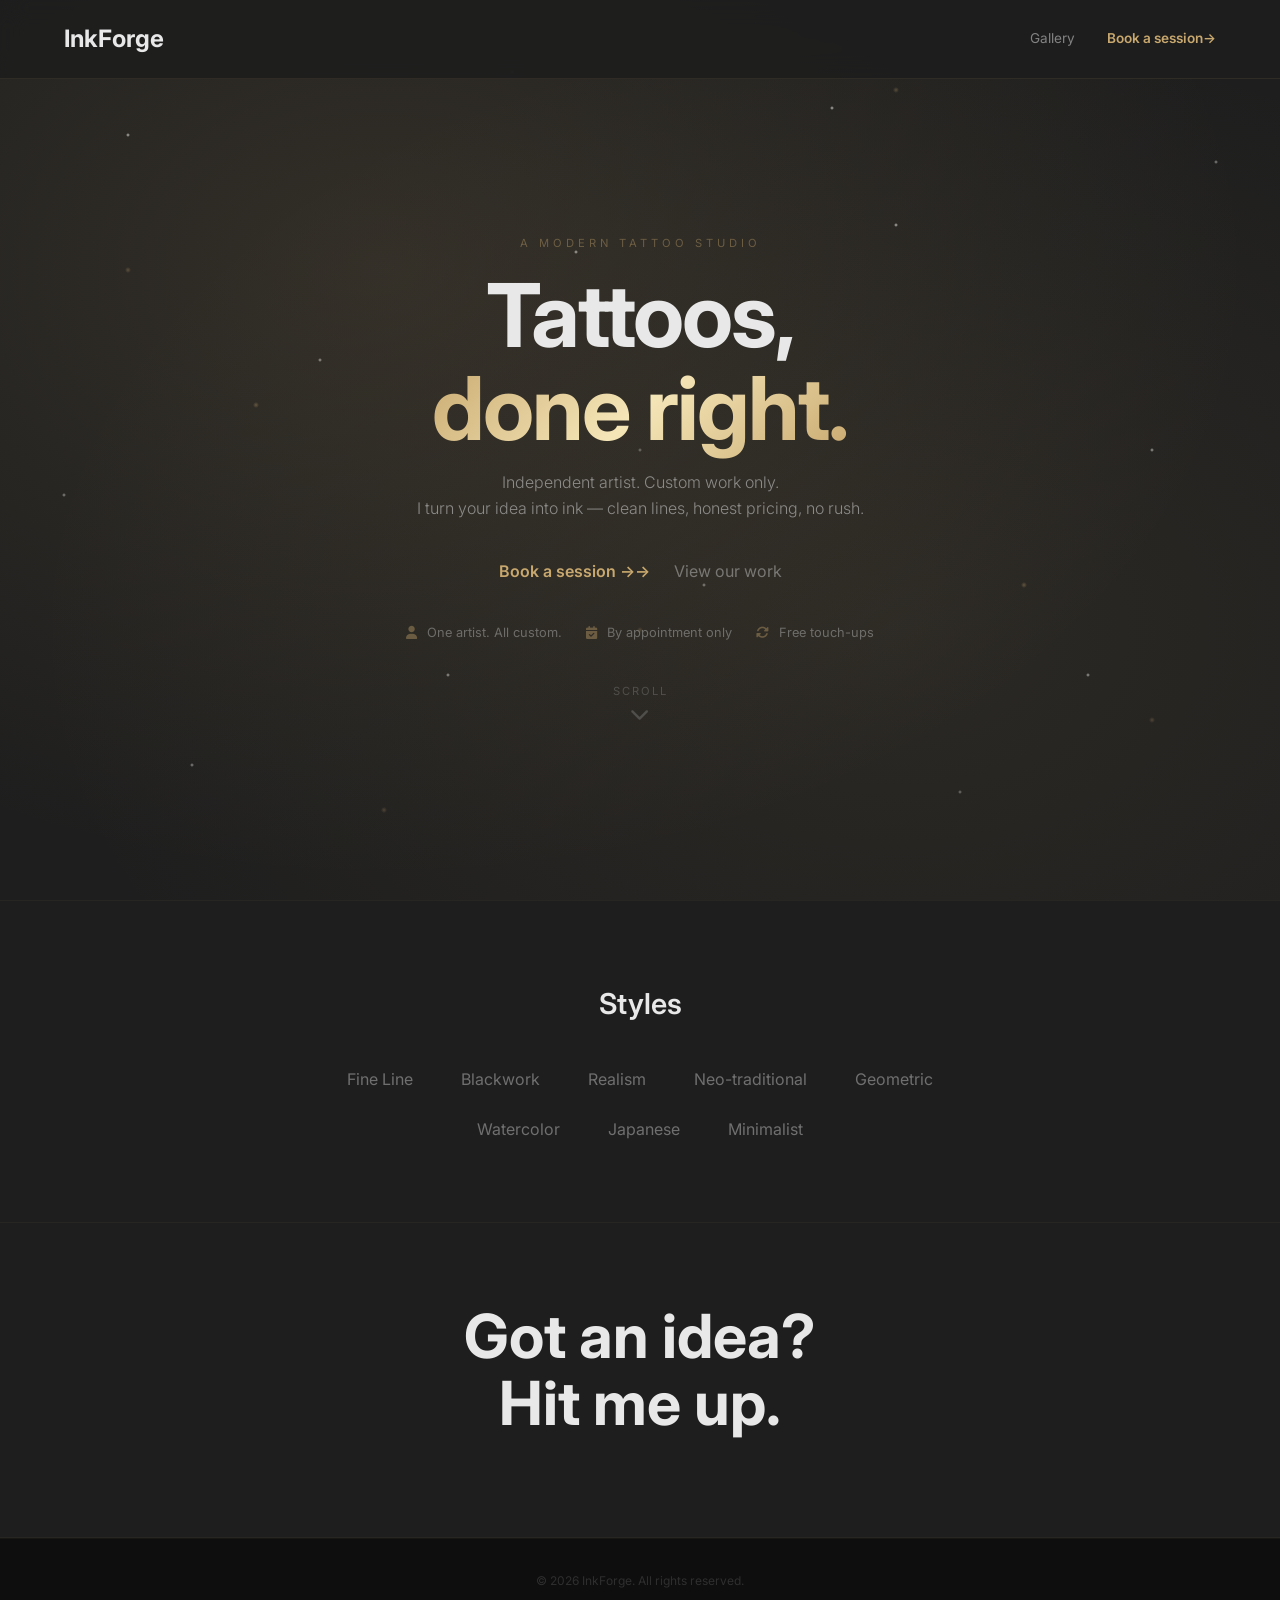
<file: index.html>
<!DOCTYPE html>
<html lang="en">
<head>
    <meta charset="UTF-8" />
    <meta name="viewport" content="width=device-width, initial-scale=1.0" />
    <title>InkForge – Tattoos, done right.</title>
    <link rel="stylesheet" href="https://cdnjs.cloudflare.com/ajax/libs/font-awesome/6.5.0/css/all.min.css" />
    <link href="https://fonts.googleapis.com/css2?family=Inter:wght@300;400;600;700&display=swap" rel="stylesheet" />

    <style>
        * {
            margin: 0;
            padding: 0;
            box-sizing: border-box;
        }
        html {
            scroll-behavior: smooth;
        }
        body {
            font-family: 'Inter', sans-serif;
            background: #1e1e1e;
            color: #e8e8e8;
            line-height: 1.6;
            min-height: 100vh;
            background-image:
                radial-gradient(2px 2px at 10% 15%, rgba(255, 255, 255, 0.7), transparent),
                radial-gradient(2px 2px at 25% 40%, rgba(255, 255, 255, 0.6), transparent),
                radial-gradient(2px 2px at 40% 8%, rgba(255, 255, 255, 0.8), transparent),
                radial-gradient(2px 2px at 55% 65%, rgba(255, 255, 255, 0.5), transparent),
                radial-gradient(2px 2px at 70% 25%, rgba(255, 255, 255, 0.7), transparent),
                radial-gradient(2px 2px at 85% 75%, rgba(255, 255, 255, 0.6), transparent),
                radial-gradient(2px 2px at 15% 85%, rgba(255, 255, 255, 0.5), transparent),
                radial-gradient(2px 2px at 50% 50%, rgba(255, 255, 255, 0.4), transparent),
                radial-gradient(2px 2px at 65% 12%, rgba(255, 255, 255, 0.7), transparent),
                radial-gradient(2px 2px at 90% 50%, rgba(255, 255, 255, 0.6), transparent),
                radial-gradient(2px 2px at 5% 55%, rgba(255, 255, 255, 0.5), transparent),
                radial-gradient(2px 2px at 75% 88%, rgba(255, 255, 255, 0.4), transparent),
                radial-gradient(2px 2px at 35% 75%, rgba(255, 255, 255, 0.6), transparent),
                radial-gradient(2px 2px at 95% 18%, rgba(255, 255, 255, 0.5), transparent),
                radial-gradient(2px 2px at 45% 28%, rgba(255, 255, 255, 0.7), transparent),
                radial-gradient(3px 3px at 20% 45%, rgba(200, 168, 110, 0.35), transparent),
                radial-gradient(3px 3px at 60% 35%, rgba(200, 168, 110, 0.3), transparent),
                radial-gradient(3px 3px at 80% 65%, rgba(200, 168, 110, 0.35), transparent),
                radial-gradient(3px 3px at 30% 90%, rgba(200, 168, 110, 0.25), transparent),
                radial-gradient(3px 3px at 70% 10%, rgba(200, 168, 110, 0.3), transparent),
                radial-gradient(3px 3px at 50% 70%, rgba(200, 168, 110, 0.25), transparent),
                radial-gradient(3px 3px at 10% 30%, rgba(200, 168, 110, 0.3), transparent),
                radial-gradient(3px 3px at 90% 80%, rgba(200, 168, 110, 0.25), transparent);
            background-size: 100% 100%;
            background-repeat: no-repeat;
            background-attachment: fixed;
        }
        .container {
            max-width: 1200px;
            margin: 0 auto;
            padding: 0 24px;
        }
        a {
            text-decoration: none;
            color: inherit;
        }

        .header {
            position: fixed;
            top: 0;
            left: 0;
            width: 100%;
            z-index: 1000;
            padding: 20px 0;
            background: rgba(30, 30, 30, 0.92);
            backdrop-filter: blur(12px);
            border-bottom: 1px solid rgba(200, 168, 110, 0.1);
        }
        .header .container {
            display: flex;
            justify-content: space-between;
            align-items: center;
        }
        .logo a {
            font-size: 1.5rem;
            font-weight: 700;
            color: #e8e8e8;
        }
        .nav {
            display: flex;
            align-items: center;
            gap: 32px;
        }
        .nav a {
            font-size: 0.85rem;
            color: rgba(232, 232, 232, 0.5);
            transition: color 0.3s;
        }
        .nav a:hover {
            color: #c8a86e;
        }
        .nav-cta {
            color: #c8a86e !important;
            font-weight: 600 !important;
        }
        .nav-cta::after {
            content: ' →';
            display: inline-block;
        }

        .hamburger {
            display: none;
            flex-direction: column;
            gap: 5px;
            cursor: pointer;
            background: none;
            border: none;
            padding: 5px;
            z-index: 1001;
        }
        .hamburger span {
            display: block;
            width: 28px;
            height: 2.5px;
            background: #c8a86e;
            border-radius: 2px;
            transition: all 0.3s;
        }
        .hamburger.active span:nth-child(1) {
            transform: rotate(45deg) translate(5px, 5px);
        }
        .hamburger.active span:nth-child(2) {
            opacity: 0;
        }
        .hamburger.active span:nth-child(3) {
            transform: rotate(-45deg) translate(5px, -5px);
        }

        .mobile-nav {
            display: none;
            position: fixed;
            top: 0;
            left: 0;
            width: 100%;
            height: 100vh;
            background: rgba(30, 30, 30, 0.98);
            backdrop-filter: blur(12px);
            padding: 100px 24px 40px;
            z-index: 999;
            flex-direction: column;
            align-items: center;
            justify-content: center;
            gap: 30px;
        }
        .mobile-nav.active {
            display: flex;
        }
        .mobile-nav a {
            font-size: 1.5rem;
            color: rgba(232, 232, 232, 0.6);
            transition: color 0.3s;
        }
        .mobile-nav a:hover {
            color: #c8a86e;
        }
        .mobile-nav .nav-cta-mobile {
            color: #c8a86e !important;
            font-weight: 600 !important;
        }
        .mobile-nav .nav-cta-mobile::after {
            content: ' →';
        }

        .hero {
            min-height: 100vh;
            display: flex;
            align-items: center;
            justify-content: center;
            text-align: center;
            padding: 120px 20px 60px;
            background: transparent;
            position: relative;
            overflow: hidden;
        }
        .hero::before {
            content: '';
            position: absolute;
            top: -50%;
            left: -50%;
            width: 200%;
            height: 200%;
            background:
                radial-gradient(ellipse at 40% 40%, rgba(200, 168, 110, 0.12) 0%, transparent 40%),
                radial-gradient(ellipse at 60% 60%, rgba(200, 168, 110, 0.08) 0%, transparent 40%);
            animation: glow 12s ease-in-out infinite alternate;
            z-index: 0;
        }
        @keyframes glow {
            0% {
                transform: scale(1) rotate(0deg);
                opacity: 0.5;
            }
            100% {
                transform: scale(1.08) rotate(2deg);
                opacity: 1;
            }
        }
        .hero-content {
            position: relative;
            z-index: 1;
            max-width: 700px;
        }
        .hero-tagline {
            font-size: 0.7rem;
            letter-spacing: 4px;
            color: rgba(200, 168, 110, 0.4);
            margin-bottom: 16px;
            text-transform: uppercase;
        }
        .hero-content h1 {
            font-size: clamp(2.8rem, 8vw, 5.5rem);
            font-weight: 700;
            line-height: 1.05;
            margin-bottom: 16px;
            letter-spacing: -2px;
            color: #e8e8e8;
        }
        .hero-content h1 span {
            background: linear-gradient(135deg, #c8a86e, #f5e6b8, #c8a86e);
            -webkit-background-clip: text;
            -webkit-text-fill-color: transparent;
            background-clip: text;
        }
        .hero-sub {
            font-size: 1rem;
            font-weight: 300;
            color: rgba(232, 232, 232, 0.5);
            margin-bottom: 24px;
        }
        .hero-badges {
            display: flex;
            flex-wrap: wrap;
            justify-content: center;
            gap: 16px 24px;
            margin-bottom: 32px;
            font-size: 0.8rem;
            color: rgba(232, 232, 232, 0.35);
        }
        .hero-badges i {
            margin-right: 6px;
            color: rgba(200, 168, 110, 0.4);
        }
        .hero-buttons {
            display: flex;
            flex-wrap: wrap;
            justify-content: center;
            gap: 24px;
            margin-bottom: 24px;
        }
        .btn-primary {
            background: transparent;
            color: #c8a86e;
            padding: 14px 0;
            font-weight: 600;
            font-size: 1rem;
            border: none;
            cursor: pointer;
            transition: all 0.3s;
        }
        .btn-primary::after {
            content: ' →';
            transition: transform 0.3s;
            display: inline-block;
        }
        .btn-primary:hover::after {
            transform: translateX(4px);
        }
        .btn-primary:hover {
            color: #d4af37;
        }
        .btn-secondary {
            background: transparent;
            color: rgba(232, 232, 232, 0.4);
            padding: 14px 0;
            font-weight: 400;
            font-size: 1rem;
            border: none;
            cursor: pointer;
            transition: all 0.3s;
        }
        .btn-secondary:hover {
            color: rgba(232, 232, 232, 0.7);
        }
        .scroll-hint {
            margin-top: 40px;
            font-size: 0.7rem;
            color: rgba(232, 232, 232, 0.2);
            animation: bounce 2s infinite;
            letter-spacing: 2px;
        }
        .scroll-hint i {
            display: block;
            margin-top: 4px;
            font-size: 1.2rem;
        }
        @keyframes bounce {
            0%,
            100% {
                transform: translateY(0);
            }
            50% {
                transform: translateY(8px);
            }
        }

        .styles {
            padding: 80px 0;
            background: transparent;
            border-top: 1px solid rgba(200, 168, 110, 0.06);
        }
        .section-title {
            font-size: 1.8rem;
            font-weight: 600;
            text-align: center;
            margin-bottom: 40px;
            color: #e8e8e8;
        }
        .styles-list ul {
            display: flex;
            flex-wrap: wrap;
            justify-content: center;
            gap: 24px 48px;
            list-style: none;
            padding: 0;
            max-width: 700px;
            margin: 0 auto;
        }
        .styles-list ul li {
            font-size: 1rem;
            color: rgba(232, 232, 232, 0.4);
            transition: color 0.3s;
        }
        .styles-list ul li:hover {
            color: #c8a86e;
        }

        .cta-section {
            padding: 80px 0 100px;
            background: transparent;
            text-align: center;
            border-top: 1px solid rgba(200, 168, 110, 0.06);
            border-bottom: 1px solid rgba(200, 168, 110, 0.06);
        }
        .cta-section h2 {
            font-size: clamp(2.2rem, 5vw, 3.8rem);
            font-weight: 700;
            line-height: 1.1;
            color: #e8e8e8;
        }

        .footer {
            padding: 32px 0;
            background: rgba(10, 10, 10, 0.8);
            text-align: center;
            font-size: 0.75rem;
            color: rgba(232, 232, 232, 0.15);
            border-top: 1px solid rgba(200, 168, 110, 0.06);
        }

        @media (max-width: 768px) {
            .nav {
                display: none;
            }
            .hamburger {
                display: flex;
            }
            .hero-badges {
                flex-direction: column;
                gap: 8px;
            }
            .hero-buttons {
                flex-direction: column;
                align-items: center;
                gap: 4px;
            }
            .hero-buttons .btn-primary,
            .hero-buttons .btn-secondary {
                width: 100%;
                max-width: 280px;
                text-align: center;
                padding: 12px 20px;
            }
            .styles-list ul {
                gap: 16px 32px;
            }
            .styles-list ul li {
                font-size: 0.9rem;
            }
        }
        @media (max-width: 480px) {
            .hero-content h1 {
                font-size: 2.4rem;
            }
            .hero-sub {
                font-size: 0.9rem;
            }
            .styles-list ul {
                gap: 12px 24px;
            }
            .styles-list ul li {
                font-size: 0.8rem;
            }
            .cta-section h2 {
                font-size: 1.8rem;
            }
        }
    </style>
</head>
<body>

    <header class="header">
        <div class="container">
            <div class="logo">
                <a href="index.html">InkForge</a>
            </div>
            <nav class="nav">
                <a href="gallery.html">Gallery</a>
                <a href="booking.html" class="nav-cta">Book a session</a>
            </nav>
            <button class="hamburger" id="hamburger">
                <span></span><span></span><span></span>
            </button>
        </div>
    </header>

    <div class="mobile-nav" id="mobileNav">
        <a href="index.html">Home</a>
        <a href="gallery.html">Gallery</a>
        <a href="booking.html">Book a session</a>
        <a href="aftercare.html">Aftercare</a>
    </div>

    <section class="hero">
        <div class="hero-content">
            <p class="hero-tagline">A MODERN TATTOO STUDIO</p>
            <h1>Tattoos,<br /><span>done right.</span></h1>
            <p class="hero-sub">Independent artist. Custom work only.<br />I turn your idea into ink — clean lines, honest pricing, no rush.</p>
            <div class="hero-buttons">
                <a href="booking.html" class="btn-primary">Book a session →</a>
                <a href="gallery.html" class="btn-secondary">View our work</a>
            </div>
            <div class="hero-badges">
                <span><i class="fas fa-user"></i> One artist. All custom.</span>
                <span><i class="fas fa-calendar-check"></i> By appointment only</span>
                <span><i class="fas fa-sync-alt"></i> Free touch-ups</span>
            </div>
            <p class="scroll-hint">SCROLL <i class="fas fa-chevron-down"></i></p>
        </div>
    </section>

    <section class="styles">
        <div class="container">
            <h2 class="section-title">Styles</h2>
            <div class="styles-list">
                <ul>
                    <li>Fine Line</li>
                    <li>Blackwork</li>
                    <li>Realism</li>
                    <li>Neo-traditional</li>
                    <li>Geometric</li>
                    <li>Watercolor</li>
                    <li>Japanese</li>
                    <li>Minimalist</li>
                </ul>
            </div>
        </div>
    </section>

    <section class="cta-section">
        <div class="container">
            <h2>Got an idea?<br />Hit me up.</h2>
        </div>
    </section>

    <footer class="footer">
        <div class="container">
            <p>&copy; 2026 InkForge. All rights reserved.</p>
        </div>
    </footer>

    <script>
        const hamburger = document.getElementById('hamburger');
        const mobileNav = document.getElementById('mobileNav');
        const body = document.body;

        hamburger.addEventListener('click', function(e) {
            e.stopPropagation();
            this.classList.toggle('active');
            mobileNav.classList.toggle('active');
            body.style.overflow = mobileNav.classList.contains('active') ? 'hidden' : '';
        });

        mobileNav.querySelectorAll('a').forEach(link => {
            link.addEventListener('click', function() {
                hamburger.classList.remove('active');
                mobileNav.classList.remove('active');
                body.style.overflow = '';
            });
        });

        document.addEventListener('click', function(e) {
            if (mobileNav.classList.contains('active') &&
                !mobileNav.contains(e.target) &&
                !hamburger.contains(e.target)) {
                hamburger.classList.remove('active');
                mobileNav.classList.remove('active');
                body.style.overflow = '';
            }
        });
    </script>
</body>
</html>
</file>
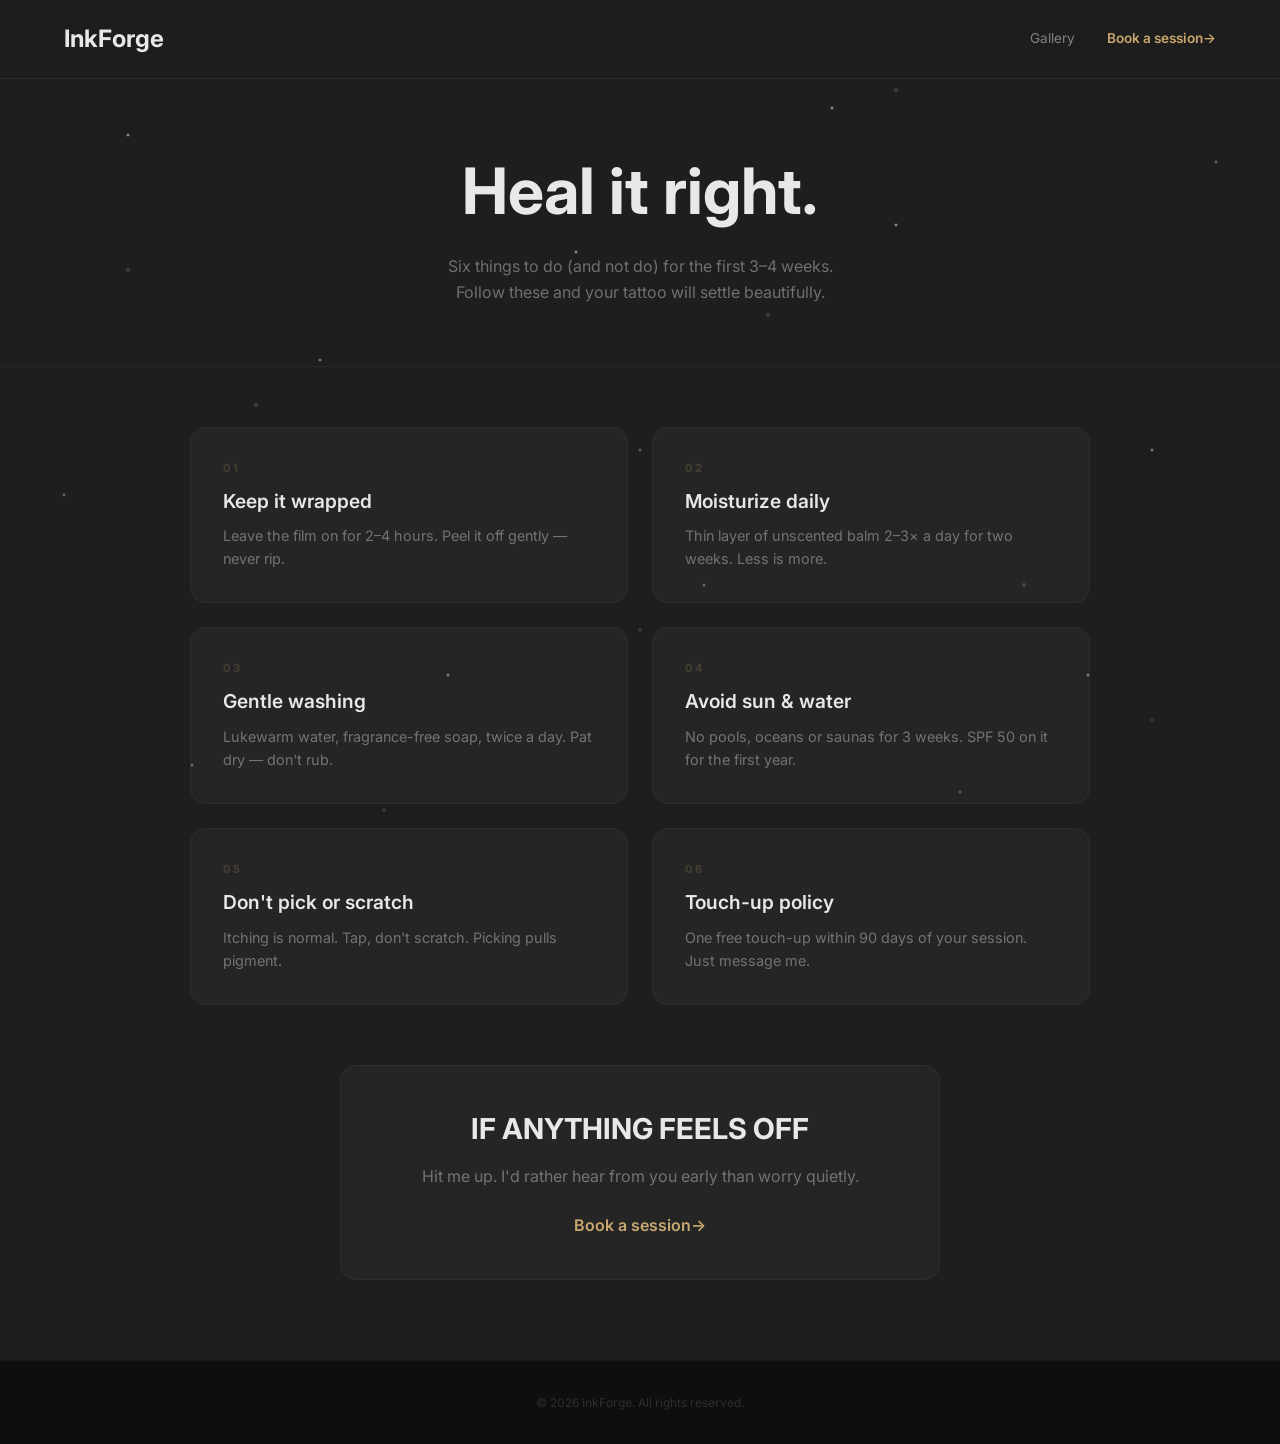
<file: aftercare.html>
<!DOCTYPE html>
<html lang="en">
<head>
    <meta charset="UTF-8" />
    <meta name="viewport" content="width=device-width, initial-scale=1.0" />
    <title>InkForge – Aftercare</title>
    <link rel="stylesheet" href="https://cdnjs.cloudflare.com/ajax/libs/font-awesome/6.5.0/css/all.min.css" />
    <link href="https://fonts.googleapis.com/css2?family=Inter:wght@300;400;600;700&display=swap" rel="stylesheet" />

    <style>
        * {
            margin: 0;
            padding: 0;
            box-sizing: border-box;
        }
        html {
            scroll-behavior: smooth;
        }
        body {
            font-family: 'Inter', sans-serif;
            background: #1e1e1e;
            color: #e8e8e8;
            line-height: 1.6;
            min-height: 100vh;
            background-image:
                radial-gradient(2px 2px at 10% 15%, rgba(255, 255, 255, 0.7), transparent),
                radial-gradient(2px 2px at 25% 40%, rgba(255, 255, 255, 0.6), transparent),
                radial-gradient(2px 2px at 40% 8%, rgba(255, 255, 255, 0.8), transparent),
                radial-gradient(2px 2px at 55% 65%, rgba(255, 255, 255, 0.5), transparent),
                radial-gradient(2px 2px at 70% 25%, rgba(255, 255, 255, 0.7), transparent),
                radial-gradient(2px 2px at 85% 75%, rgba(255, 255, 255, 0.6), transparent),
                radial-gradient(2px 2px at 15% 85%, rgba(255, 255, 255, 0.5), transparent),
                radial-gradient(2px 2px at 50% 50%, rgba(255, 255, 255, 0.4), transparent),
                radial-gradient(2px 2px at 65% 12%, rgba(255, 255, 255, 0.7), transparent),
                radial-gradient(2px 2px at 90% 50%, rgba(255, 255, 255, 0.6), transparent),
                radial-gradient(2px 2px at 5% 55%, rgba(255, 255, 255, 0.5), transparent),
                radial-gradient(2px 2px at 75% 88%, rgba(255, 255, 255, 0.4), transparent),
                radial-gradient(2px 2px at 35% 75%, rgba(255, 255, 255, 0.6), transparent),
                radial-gradient(2px 2px at 95% 18%, rgba(255, 255, 255, 0.5), transparent),
                radial-gradient(2px 2px at 45% 28%, rgba(255, 255, 255, 0.7), transparent),
                radial-gradient(3px 3px at 20% 45%, rgba(200, 168, 110, 0.35), transparent),
                radial-gradient(3px 3px at 60% 35%, rgba(200, 168, 110, 0.3), transparent),
                radial-gradient(3px 3px at 80% 65%, rgba(200, 168, 110, 0.35), transparent),
                radial-gradient(3px 3px at 30% 90%, rgba(200, 168, 110, 0.25), transparent),
                radial-gradient(3px 3px at 70% 10%, rgba(200, 168, 110, 0.3), transparent),
                radial-gradient(3px 3px at 50% 70%, rgba(200, 168, 110, 0.25), transparent),
                radial-gradient(3px 3px at 10% 30%, rgba(200, 168, 110, 0.3), transparent),
                radial-gradient(3px 3px at 90% 80%, rgba(200, 168, 110, 0.25), transparent);
            background-size: 100% 100%;
            background-repeat: no-repeat;
            background-attachment: fixed;
        }
        .container {
            max-width: 1200px;
            margin: 0 auto;
            padding: 0 24px;
        }
        a {
            text-decoration: none;
            color: inherit;
        }

        .header {
            position: fixed;
            top: 0;
            left: 0;
            width: 100%;
            z-index: 1000;
            padding: 20px 0;
            background: rgba(30, 30, 30, 0.92);
            backdrop-filter: blur(12px);
            border-bottom: 1px solid rgba(200, 168, 110, 0.1);
        }
        .header .container {
            display: flex;
            justify-content: space-between;
            align-items: center;
        }
        .logo a {
            font-size: 1.5rem;
            font-weight: 700;
            color: #e8e8e8;
        }
        .nav {
            display: flex;
            align-items: center;
            gap: 32px;
        }
        .nav a {
            font-size: 0.85rem;
            color: rgba(232, 232, 232, 0.5);
            transition: color 0.3s;
        }
        .nav a:hover {
            color: #c8a86e;
        }
        .nav-cta {
            color: #c8a86e !important;
            font-weight: 600 !important;
        }
        .nav-cta::after {
            content: ' →';
            display: inline-block;
        }

        .hamburger {
            display: none;
            flex-direction: column;
            gap: 5px;
            cursor: pointer;
            background: none;
            border: none;
            padding: 5px;
            z-index: 1001;
        }
        .hamburger span {
            display: block;
            width: 28px;
            height: 2.5px;
            background: #c8a86e;
            border-radius: 2px;
            transition: all 0.3s;
        }
        .hamburger.active span:nth-child(1) {
            transform: rotate(45deg) translate(5px, 5px);
        }
        .hamburger.active span:nth-child(2) {
            opacity: 0;
        }
        .hamburger.active span:nth-child(3) {
            transform: rotate(-45deg) translate(5px, -5px);
        }

        .mobile-nav {
            display: none;
            position: fixed;
            top: 0;
            left: 0;
            width: 100%;
            height: 100vh;
            background: rgba(30, 30, 30, 0.98);
            backdrop-filter: blur(12px);
            padding: 100px 24px 40px;
            z-index: 999;
            flex-direction: column;
            align-items: center;
            justify-content: center;
            gap: 30px;
        }
        .mobile-nav.active {
            display: flex;
        }
        .mobile-nav a {
            font-size: 1.5rem;
            color: rgba(232, 232, 232, 0.6);
            transition: color 0.3s;
        }
        .mobile-nav a:hover {
            color: #c8a86e;
        }
        .mobile-nav .nav-cta-mobile {
            color: #c8a86e !important;
            font-weight: 600 !important;
        }
        .mobile-nav .nav-cta-mobile::after {
            content: ' →';
        }

        .page-hero {
            padding: 140px 0 60px;
            text-align: center;
            background: transparent;
            border-bottom: 1px solid rgba(200, 168, 110, 0.06);
        }
        .page-hero h1 {
            font-size: clamp(2.5rem, 5vw, 4rem);
            font-weight: 700;
            margin-bottom: 12px;
            color: #e8e8e8;
        }
        .page-sub {
            font-size: 1rem;
            color: rgba(232, 232, 232, 0.4);
        }

        .aftercare-page {
            padding: 60px 0 80px;
            background: transparent;
        }
        .aftercare-grid {
            display: grid;
            grid-template-columns: repeat(auto-fit, minmax(300px, 1fr));
            gap: 24px;
            max-width: 900px;
            margin: 0 auto 60px;
        }
        .aftercare-card {
            background: rgba(255, 255, 255, 0.03);
            border-radius: 16px;
            padding: 32px;
            border: 1px solid rgba(200, 168, 110, 0.06);
            transition: all 0.4s;
        }
        .aftercare-card:hover {
            background: rgba(200, 168, 110, 0.05);
            transform: translateY(-6px);
            border-color: rgba(200, 168, 110, 0.15);
            box-shadow: 0 20px 40px rgba(0, 0, 0, 0.3);
        }
        .aftercare-card .step-number {
            font-size: 0.7rem;
            font-weight: 700;
            color: rgba(200, 168, 110, 0.2);
            letter-spacing: 2px;
            display: block;
            margin-bottom: 8px;
        }
        .aftercare-card h3 {
            font-size: 1.2rem;
            font-weight: 600;
            margin-bottom: 8px;
            color: #e8e8e8;
        }
        .aftercare-card p {
            font-size: 0.9rem;
            color: rgba(232, 232, 232, 0.4);
            line-height: 1.6;
        }

        .aftercare-contact {
            text-align: center;
            max-width: 600px;
            margin: 0 auto;
            padding: 40px;
            background: rgba(255, 255, 255, 0.03);
            border-radius: 16px;
            border: 1px solid rgba(200, 168, 110, 0.06);
        }
        .aftercare-contact h2 {
            font-size: 1.8rem;
            font-weight: 700;
            margin-bottom: 12px;
            color: #e8e8e8;
        }
        .aftercare-contact p {
            font-size: 1rem;
            color: rgba(232, 232, 232, 0.4);
            margin-bottom: 24px;
        }
        .aftercare-contact a {
            color: #c8a86e;
            font-weight: 600;
            font-size: 1rem;
        }
        .aftercare-contact a::after {
            content: ' →';
            transition: transform 0.3s;
            display: inline-block;
        }
        .aftercare-contact a:hover::after {
            transform: translateX(4px);
        }

        .footer {
            padding: 32px 0;
            background: rgba(10, 10, 10, 0.8);
            text-align: center;
            font-size: 0.75rem;
            color: rgba(232, 232, 232, 0.15);
            border-top: 1px solid rgba(200, 168, 110, 0.06);
        }

        @media (max-width: 768px) {
            .nav {
                display: none;
            }
            .hamburger {
                display: flex;
            }
            .aftercare-grid {
                grid-template-columns: 1fr;
            }
        }
        @media (max-width: 480px) {
            .page-hero h1 {
                font-size: 2rem;
            }
            .aftercare-card {
                padding: 24px;
            }
            .aftercare-contact {
                padding: 24px;
            }
            .aftercare-contact h2 {
                font-size: 1.4rem;
            }
        }
    </style>
</head>
<body>

    <header class="header">
        <div class="container">
            <div class="logo">
                <a href="index.html">InkForge</a>
            </div>
            <nav class="nav">
                <a href="gallery.html">Gallery</a>
                <a href="booking.html" class="nav-cta">Book a session</a>
            </nav>
            <button class="hamburger" id="hamburger">
                <span></span><span></span><span></span>
            </button>
        </div>
    </header>

    <div class="mobile-nav" id="mobileNav">
        <a href="index.html">Home</a>
        <a href="gallery.html">Gallery</a>
        <a href="booking.html">Book a session</a>
        <a href="aftercare.html">Aftercare</a>
    </div>

    <section class="page-hero">
        <div class="container">
            <h1>Heal it right.</h1>
            <p class="page-sub">Six things to do (and not do) for the first 3–4 weeks.<br />Follow these and your tattoo will settle beautifully.</p>
        </div>
    </section>

    <section class="aftercare-page">
        <div class="container">
            <div class="aftercare-grid">
                <div class="aftercare-card">
                    <span class="step-number">01</span>
                    <h3>Keep it wrapped</h3>
                    <p>Leave the film on for 2–4 hours. Peel it off gently — never rip.</p>
                </div>
                <div class="aftercare-card">
                    <span class="step-number">02</span>
                    <h3>Moisturize daily</h3>
                    <p>Thin layer of unscented balm 2–3× a day for two weeks. Less is more.</p>
                </div>
                <div class="aftercare-card">
                    <span class="step-number">03</span>
                    <h3>Gentle washing</h3>
                    <p>Lukewarm water, fragrance-free soap, twice a day. Pat dry — don't rub.</p>
                </div>
                <div class="aftercare-card">
                    <span class="step-number">04</span>
                    <h3>Avoid sun & water</h3>
                    <p>No pools, oceans or saunas for 3 weeks. SPF 50 on it for the first year.</p>
                </div>
                <div class="aftercare-card">
                    <span class="step-number">05</span>
                    <h3>Don't pick or scratch</h3>
                    <p>Itching is normal. Tap, don't scratch. Picking pulls pigment.</p>
                </div>
                <div class="aftercare-card">
                    <span class="step-number">06</span>
                    <h3>Touch-up policy</h3>
                    <p>One free touch-up within 90 days of your session. Just message me.</p>
                </div>
            </div>

            <div class="aftercare-contact">
                <h2>IF ANYTHING FEELS OFF</h2>
                <p>Hit me up. I'd rather hear from you early than worry quietly.</p>
                <a href="booking.html">Book a session</a>
            </div>
        </div>
    </section>

    <footer class="footer">
        <div class="container">
            <p>&copy; 2026 InkForge. All rights reserved.</p>
        </div>
    </footer>

    <script>
        const hamburger = document.getElementById('hamburger');
        const mobileNav = document.getElementById('mobileNav');
        const body = document.body;

        hamburger.addEventListener('click', function(e) {
            e.stopPropagation();
            this.classList.toggle('active');
            mobileNav.classList.toggle('active');
            body.style.overflow = mobileNav.classList.contains('active') ? 'hidden' : '';
        });

        mobileNav.querySelectorAll('a').forEach(link => {
            link.addEventListener('click', function() {
                hamburger.classList.remove('active');
                mobileNav.classList.remove('active');
                body.style.overflow = '';
            });
        });

        document.addEventListener('click', function(e) {
            if (mobileNav.classList.contains('active') &&
                !mobileNav.contains(e.target) &&
                !hamburger.contains(e.target)) {
                hamburger.classList.remove('active');
                mobileNav.classList.remove('active');
                body.style.overflow = '';
            }
        });
    </script>
</body>
</html>
</file>
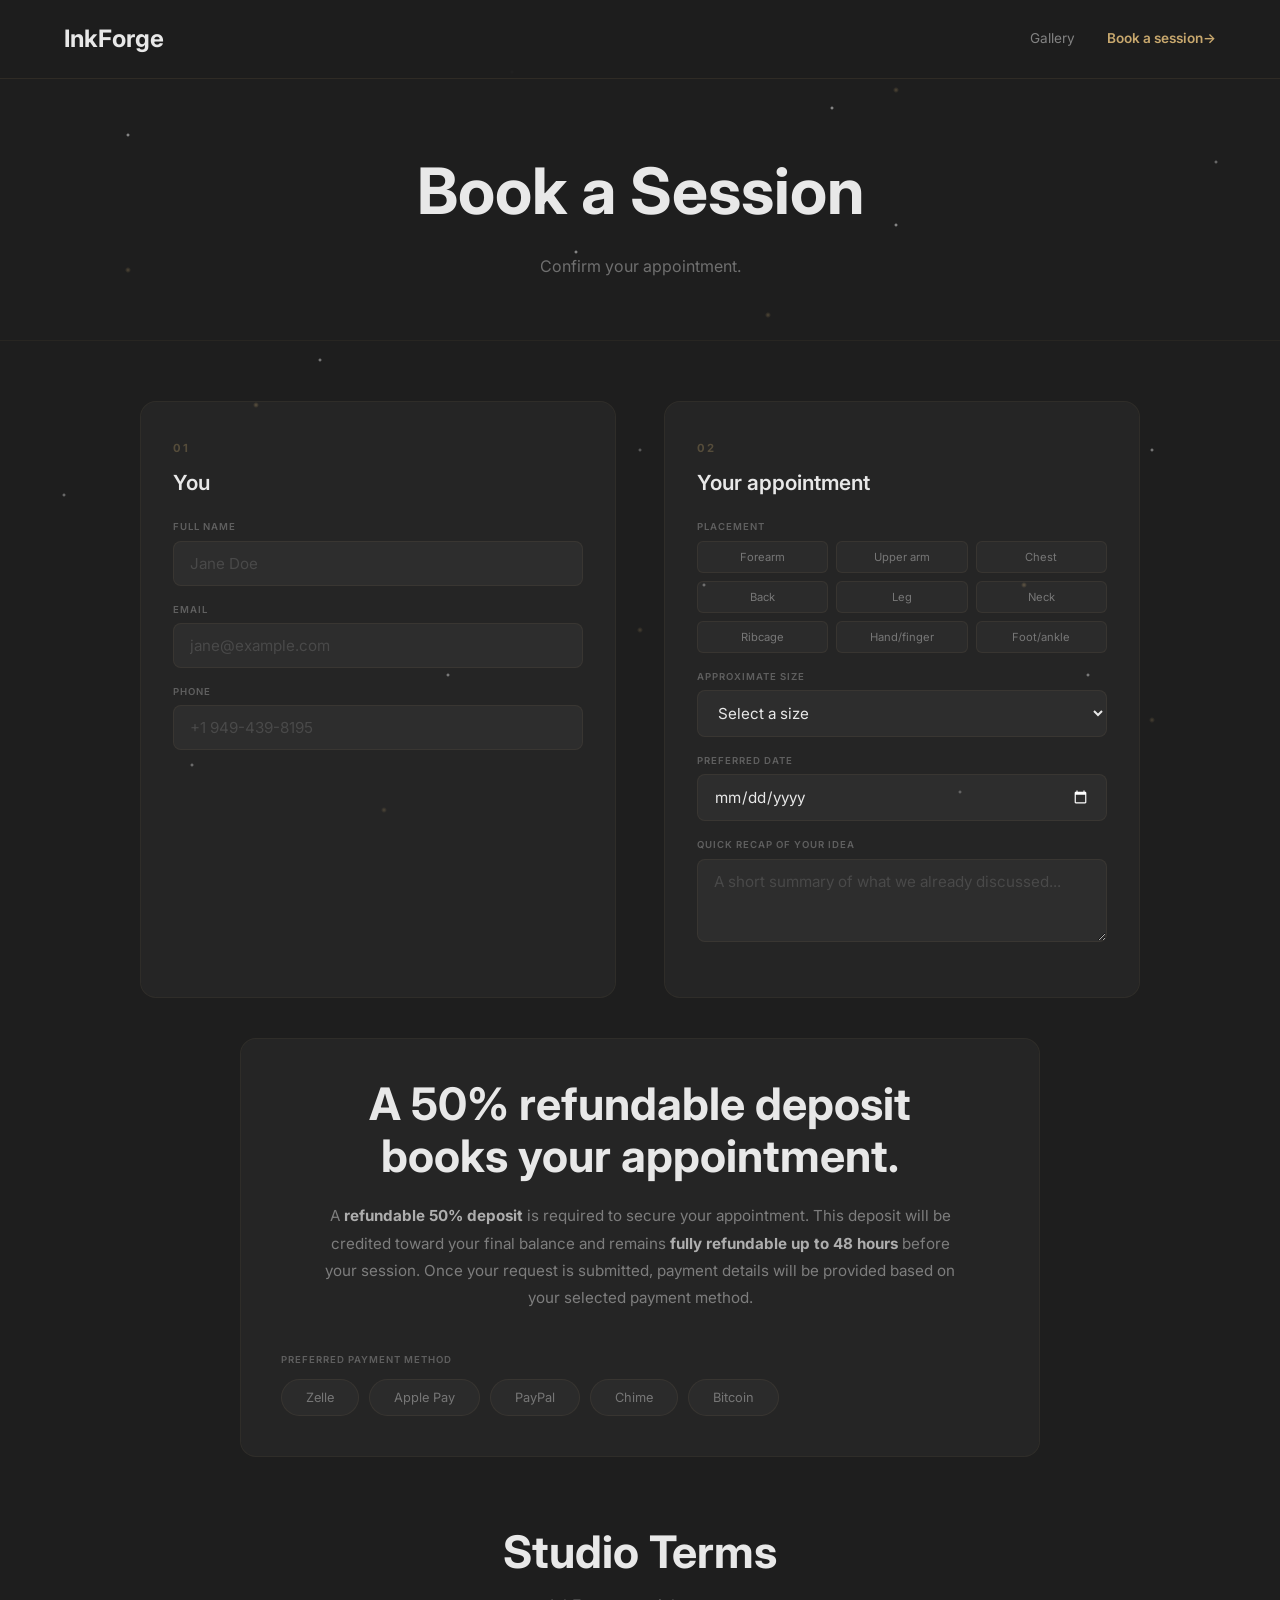
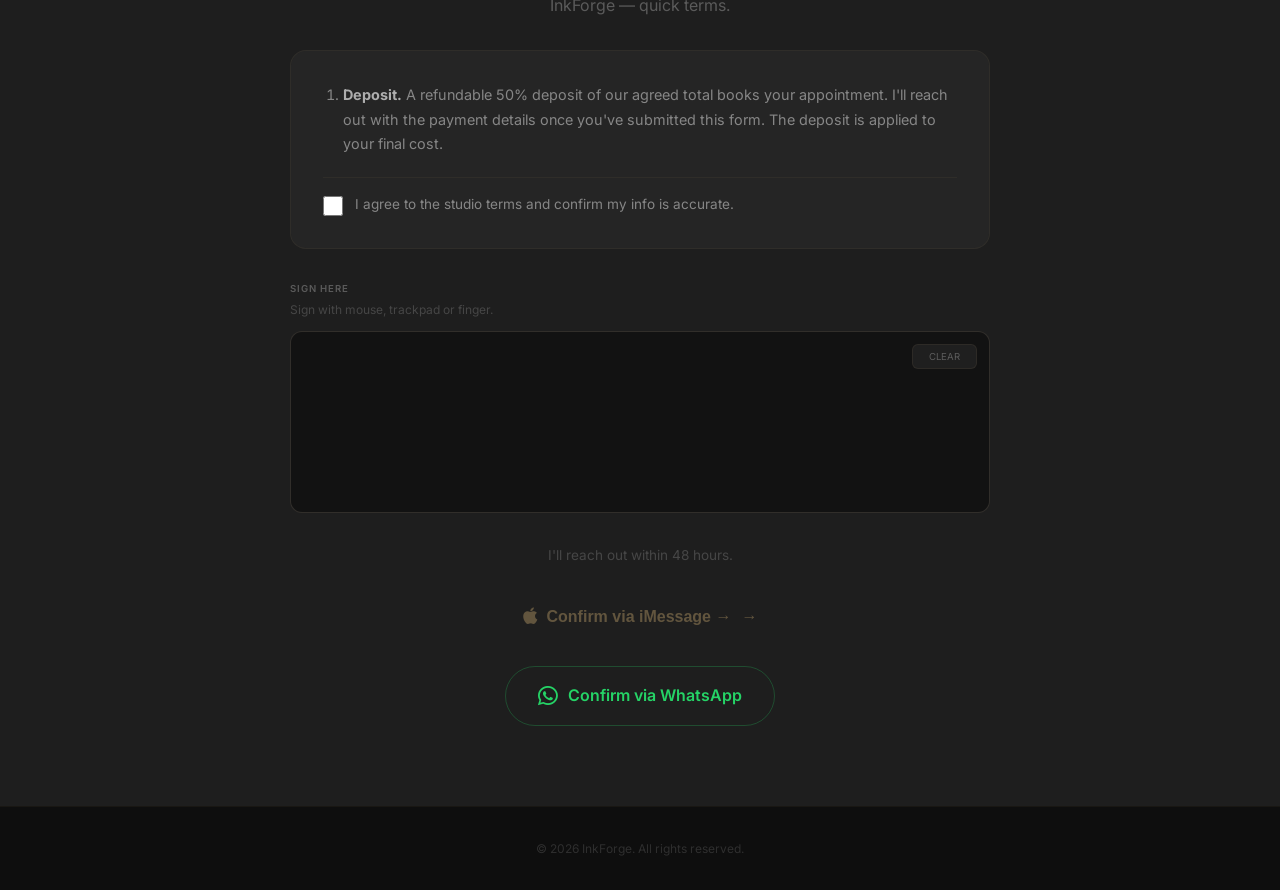
<file: booking.html>
<!DOCTYPE html>
<html lang="en">
<head>
    <meta charset="UTF-8" />
    <meta name="viewport" content="width=device-width, initial-scale=1.0" />
    <title>InkForge – Book a Session</title>
    <link rel="stylesheet" href="https://cdnjs.cloudflare.com/ajax/libs/font-awesome/6.5.0/css/all.min.css" />
    <link href="https://fonts.googleapis.com/css2?family=Inter:wght@300;400;600;700&display=swap" rel="stylesheet" />

    <style>
        * {
            margin: 0;
            padding: 0;
            box-sizing: border-box;
        }
        html {
            scroll-behavior: smooth;
        }
        body {
            font-family: 'Inter', sans-serif;
            background: #1e1e1e;
            color: #e8e8e8;
            line-height: 1.6;
            min-height: 100vh;
            background-image:
                radial-gradient(2px 2px at 10% 15%, rgba(255, 255, 255, 0.7), transparent),
                radial-gradient(2px 2px at 25% 40%, rgba(255, 255, 255, 0.6), transparent),
                radial-gradient(2px 2px at 40% 8%, rgba(255, 255, 255, 0.8), transparent),
                radial-gradient(2px 2px at 55% 65%, rgba(255, 255, 255, 0.5), transparent),
                radial-gradient(2px 2px at 70% 25%, rgba(255, 255, 255, 0.7), transparent),
                radial-gradient(2px 2px at 85% 75%, rgba(255, 255, 255, 0.6), transparent),
                radial-gradient(2px 2px at 15% 85%, rgba(255, 255, 255, 0.5), transparent),
                radial-gradient(2px 2px at 50% 50%, rgba(255, 255, 255, 0.4), transparent),
                radial-gradient(2px 2px at 65% 12%, rgba(255, 255, 255, 0.7), transparent),
                radial-gradient(2px 2px at 90% 50%, rgba(255, 255, 255, 0.6), transparent),
                radial-gradient(2px 2px at 5% 55%, rgba(255, 255, 255, 0.5), transparent),
                radial-gradient(2px 2px at 75% 88%, rgba(255, 255, 255, 0.4), transparent),
                radial-gradient(2px 2px at 35% 75%, rgba(255, 255, 255, 0.6), transparent),
                radial-gradient(2px 2px at 95% 18%, rgba(255, 255, 255, 0.5), transparent),
                radial-gradient(2px 2px at 45% 28%, rgba(255, 255, 255, 0.7), transparent),
                radial-gradient(3px 3px at 20% 45%, rgba(200, 168, 110, 0.35), transparent),
                radial-gradient(3px 3px at 60% 35%, rgba(200, 168, 110, 0.3), transparent),
                radial-gradient(3px 3px at 80% 65%, rgba(200, 168, 110, 0.35), transparent),
                radial-gradient(3px 3px at 30% 90%, rgba(200, 168, 110, 0.25), transparent),
                radial-gradient(3px 3px at 70% 10%, rgba(200, 168, 110, 0.3), transparent),
                radial-gradient(3px 3px at 50% 70%, rgba(200, 168, 110, 0.25), transparent),
                radial-gradient(3px 3px at 10% 30%, rgba(200, 168, 110, 0.3), transparent),
                radial-gradient(3px 3px at 90% 80%, rgba(200, 168, 110, 0.25), transparent);
            background-size: 100% 100%;
            background-repeat: no-repeat;
            background-attachment: fixed;
        }
        .container {
            max-width: 1200px;
            margin: 0 auto;
            padding: 0 24px;
        }
        a {
            text-decoration: none;
            color: inherit;
        }

        .header {
            position: fixed;
            top: 0;
            left: 0;
            width: 100%;
            z-index: 1000;
            padding: 20px 0;
            background: rgba(30, 30, 30, 0.92);
            backdrop-filter: blur(12px);
            border-bottom: 1px solid rgba(200, 168, 110, 0.1);
        }
        .header .container {
            display: flex;
            justify-content: space-between;
            align-items: center;
        }
        .logo a {
            font-size: 1.5rem;
            font-weight: 700;
            color: #e8e8e8;
        }
        .nav {
            display: flex;
            align-items: center;
            gap: 32px;
        }
        .nav a {
            font-size: 0.85rem;
            color: rgba(232, 232, 232, 0.5);
            transition: color 0.3s;
        }
        .nav a:hover,
        .nav a.active {
            color: #c8a86e;
        }
        .nav-cta {
            color: #c8a86e !important;
            font-weight: 600 !important;
        }
        .nav-cta::after {
            content: ' →';
            display: inline-block;
        }

        .hamburger {
            display: none;
            flex-direction: column;
            gap: 5px;
            cursor: pointer;
            background: none;
            border: none;
            padding: 5px;
            z-index: 1001;
        }
        .hamburger span {
            display: block;
            width: 28px;
            height: 2.5px;
            background: #c8a86e;
            border-radius: 2px;
            transition: all 0.3s;
        }
        .hamburger.active span:nth-child(1) {
            transform: rotate(45deg) translate(5px, 5px);
        }
        .hamburger.active span:nth-child(2) {
            opacity: 0;
        }
        .hamburger.active span:nth-child(3) {
            transform: rotate(-45deg) translate(5px, -5px);
        }

        .mobile-nav {
            display: none;
            position: fixed;
            top: 0;
            left: 0;
            width: 100%;
            height: 100vh;
            background: rgba(30, 30, 30, 0.98);
            backdrop-filter: blur(12px);
            padding: 100px 24px 40px;
            z-index: 999;
            flex-direction: column;
            align-items: center;
            justify-content: center;
            gap: 30px;
        }
        .mobile-nav.active {
            display: flex;
        }
        .mobile-nav a {
            font-size: 1.5rem;
            color: rgba(232, 232, 232, 0.6);
            transition: color 0.3s;
        }
        .mobile-nav a:hover {
            color: #c8a86e;
        }
        .mobile-nav .nav-cta-mobile {
            color: #c8a86e !important;
            font-weight: 600 !important;
        }
        .mobile-nav .nav-cta-mobile::after {
            content: ' →';
        }

        .page-hero {
            padding: 140px 0 60px;
            text-align: center;
            background: transparent;
            border-bottom: 1px solid rgba(200, 168, 110, 0.06);
        }
        .page-hero h1 {
            font-size: clamp(2.5rem, 5vw, 4rem);
            font-weight: 700;
            margin-bottom: 12px;
            color: #e8e8e8;
        }
        .page-sub {
            font-size: 1rem;
            color: rgba(232, 232, 232, 0.4);
        }

        .booking-page {
            padding: 60px 0 80px;
            background: transparent;
        }
        .booking-grid {
            display: grid;
            grid-template-columns: 1fr 1fr;
            gap: 48px;
            max-width: 1000px;
            margin: 0 auto 40px;
        }
        .booking-step {
            background: rgba(255, 255, 255, 0.03);
            border-radius: 16px;
            padding: 32px;
            border: 1px solid rgba(200, 168, 110, 0.06);
            transition: all 0.3s;
        }
        .booking-step:hover {
            border-color: rgba(200, 168, 110, 0.15);
            transform: translateY(-2px);
        }
        .step-number {
            display: inline-block;
            font-size: 0.7rem;
            font-weight: 700;
            color: rgba(200, 168, 110, 0.3);
            letter-spacing: 2px;
            margin-bottom: 8px;
        }
        .booking-step h3 {
            font-size: 1.3rem;
            font-weight: 600;
            margin-bottom: 20px;
            color: #e8e8e8;
        }
        .form-group {
            margin-bottom: 16px;
        }
        .form-group label {
            display: block;
            font-size: 0.6rem;
            font-weight: 600;
            letter-spacing: 1px;
            color: rgba(232, 232, 232, 0.3);
            margin-bottom: 6px;
            text-transform: uppercase;
        }
        .form-group input,
        .form-group select,
        .form-group textarea {
            width: 100%;
            padding: 12px 16px;
            background: rgba(255, 255, 255, 0.04);
            border: 1px solid rgba(200, 168, 110, 0.08);
            border-radius: 8px;
            color: #e8e8e8;
            font-size: 0.95rem;
            font-family: 'Inter', sans-serif;
            transition: all 0.3s;
        }
        .form-group input:focus,
        .form-group select:focus,
        .form-group textarea:focus {
            outline: none;
            border-color: rgba(200, 168, 110, 0.3);
            background: rgba(255, 255, 255, 0.06);
            box-shadow: 0 0 30px rgba(200, 168, 110, 0.05);
        }
        .form-group input::placeholder,
        .form-group textarea::placeholder {
            color: rgba(232, 232, 232, 0.15);
        }
        .form-group select option {
            background: #1e1e1e;
            color: #e8e8e8;
        }
        .form-group input[type="date"] {
            color-scheme: dark;
        }

        .placement-grid {
            display: grid;
            grid-template-columns: repeat(3, 1fr);
            gap: 8px;
        }
        .placement-btn {
            padding: 8px 4px;
            background: rgba(255, 255, 255, 0.03);
            border: 1px solid rgba(200, 168, 110, 0.08);
            border-radius: 6px;
            color: rgba(232, 232, 232, 0.4);
            font-size: 0.7rem;
            font-family: 'Inter', sans-serif;
            cursor: pointer;
            transition: all 0.3s;
        }
        .placement-btn:hover {
            background: rgba(200, 168, 110, 0.08);
            color: rgba(232, 232, 232, 0.7);
        }
        .placement-btn.active {
            background: rgba(200, 168, 110, 0.15);
            border-color: rgba(200, 168, 110, 0.25);
            color: #c8a86e;
        }

        .deposit-section {
            max-width: 800px;
            margin: 0 auto 60px;
            text-align: center;
            padding: 40px;
            background: rgba(255, 255, 255, 0.03);
            border-radius: 16px;
            border: 1px solid rgba(200, 168, 110, 0.06);
        }
        .deposit-section h2 {
            font-size: clamp(1.8rem, 4vw, 2.8rem);
            font-weight: 700;
            line-height: 1.15;
            margin-bottom: 20px;
            color: #e8e8e8;
        }
        .deposit-desc {
            font-size: 0.95rem;
            color: rgba(232, 232, 232, 0.45);
            line-height: 1.8;
            max-width: 650px;
            margin: 0 auto 40px;
        }
        .deposit-desc strong {
            color: rgba(232, 232, 232, 0.7);
        }

        .payment-methods {
            text-align: left;
        }
        .payment-methods label {
            display: block;
            font-size: 0.6rem;
            font-weight: 600;
            letter-spacing: 1px;
            color: rgba(232, 232, 232, 0.3);
            margin-bottom: 12px;
            text-transform: uppercase;
        }
        .payment-grid {
            display: flex;
            flex-wrap: wrap;
            gap: 10px;
        }
        .payment-btn {
            padding: 10px 24px;
            background: rgba(255, 255, 255, 0.03);
            border: 1px solid rgba(200, 168, 110, 0.08);
            border-radius: 30px;
            color: rgba(232, 232, 232, 0.4);
            font-size: 0.8rem;
            font-family: 'Inter', sans-serif;
            cursor: pointer;
            transition: all 0.3s;
        }
        .payment-btn:hover {
            background: rgba(200, 168, 110, 0.08);
            color: rgba(232, 232, 232, 0.7);
        }
        .payment-btn.active {
            background: rgba(200, 168, 110, 0.15);
            border-color: rgba(200, 168, 110, 0.25);
            color: #c8a86e;
        }

        .terms-section {
            max-width: 700px;
            margin: 0 auto;
            text-align: center;
        }
        .terms-section h2 {
            font-size: clamp(2rem, 4vw, 2.8rem);
            font-weight: 700;
            margin-bottom: 4px;
            color: #e8e8e8;
        }
        .terms-sub {
            font-size: 1rem;
            color: rgba(232, 232, 232, 0.3);
            margin-bottom: 32px;
        }
        .terms-content {
            text-align: left;
            background: rgba(255, 255, 255, 0.03);
            border-radius: 16px;
            padding: 32px;
            border: 1px solid rgba(200, 168, 110, 0.06);
            margin-bottom: 32px;
        }
        .terms-content ol {
            padding-left: 20px;
            margin: 0 0 20px 0;
        }
        .terms-content ol li {
            font-size: 0.9rem;
            color: rgba(232, 232, 232, 0.5);
            line-height: 1.7;
        }
        .terms-content ol li strong {
            color: rgba(232, 232, 232, 0.7);
        }
        .terms-checkbox {
            display: flex;
            align-items: flex-start;
            gap: 12px;
            padding-top: 16px;
            border-top: 1px solid rgba(200, 168, 110, 0.06);
        }
        .terms-checkbox input[type="checkbox"] {
            width: 20px;
            height: 20px;
            margin-top: 2px;
            accent-color: #c8a86e;
            cursor: pointer;
            flex-shrink: 0;
        }
        .terms-checkbox label {
            font-size: 0.85rem;
            color: rgba(232, 232, 232, 0.5);
            cursor: pointer;
            line-height: 1.5;
        }

        .signature-area {
            text-align: left;
            margin-bottom: 32px;
        }
        .signature-area label {
            display: block;
            font-size: 0.6rem;
            font-weight: 600;
            letter-spacing: 1px;
            color: rgba(232, 232, 232, 0.3);
            margin-bottom: 4px;
            text-transform: uppercase;
        }
        .signature-hint {
            font-size: 0.75rem;
            color: rgba(232, 232, 232, 0.2);
            margin-bottom: 12px;
        }
        .signature-pad {
            position: relative;
            background: rgba(255, 255, 255, 0.03);
            border: 1px solid rgba(200, 168, 110, 0.08);
            border-radius: 12px;
            overflow: hidden;
        }
        #signatureCanvas {
            display: block;
            width: 100%;
            height: 180px;
            background: rgba(0, 0, 0, 0.5);
            cursor: crosshair;
            touch-action: none;
        }
        .btn-clear {
            position: absolute;
            top: 12px;
            right: 12px;
            padding: 6px 16px;
            background: rgba(255, 255, 255, 0.06);
            border: 1px solid rgba(200, 168, 110, 0.08);
            border-radius: 6px;
            color: rgba(232, 232, 232, 0.3);
            font-size: 0.6rem;
            font-family: 'Inter', sans-serif;
            cursor: pointer;
            transition: all 0.3s;
        }
        .btn-clear:hover {
            background: rgba(200, 168, 110, 0.08);
            color: rgba(232, 232, 232, 0.6);
        }
        .response-note {
            font-size: 0.85rem;
            color: rgba(232, 232, 232, 0.2);
            margin-bottom: 24px;
        }

        /* ===== BUTTONS ===== */
        .btn-primary {
            background: transparent;
            color: #c8a86e;
            padding: 16px 48px;
            font-size: 1rem;
            font-weight: 600;
            border: none;
            cursor: pointer;
            transition: all 0.3s;
            opacity: 0.4;
            pointer-events: none;
            display: inline-flex;
            align-items: center;
            gap: 10px;
        }
        .btn-primary::after {
            content: ' →';
            transition: transform 0.3s;
            display: inline-block;
        }
        .btn-primary.active {
            opacity: 1;
            pointer-events: auto;
        }
        .btn-primary.active:hover {
            color: #d4af37;
        }
        .btn-primary.active:hover::after {
            transform: translateX(4px);
        }
        .btn-primary i {
            font-size: 1.2rem;
        }

        .btn-whatsapp {
            display: inline-flex;
            align-items: center;
            gap: 10px;
            background: transparent;
            color: #25D366;
            padding: 16px 32px;
            border-radius: 50px;
            font-weight: 600;
            font-size: 1rem;
            border: 1px solid rgba(37, 211, 102, 0.25);
            cursor: pointer;
            transition: all 0.3s;
            text-decoration: none;
            margin-top: 12px;
        }
        .btn-whatsapp:hover {
            background: rgba(37, 211, 102, 0.1);
            border-color: #25D366;
            transform: scale(1.02);
        }
        .btn-whatsapp i {
            font-size: 1.4rem;
        }

        .footer {
            padding: 32px 0;
            background: rgba(10, 10, 10, 0.8);
            text-align: center;
            font-size: 0.75rem;
            color: rgba(232, 232, 232, 0.15);
            border-top: 1px solid rgba(200, 168, 110, 0.06);
        }
        .footer a {
            color: #c8a86e;
        }

        @media (max-width: 768px) {
            .nav {
                display: none;
            }
            .hamburger {
                display: flex;
            }
            .booking-grid {
                grid-template-columns: 1fr;
                gap: 24px;
            }
            .booking-step {
                padding: 24px;
            }
            .placement-grid {
                grid-template-columns: repeat(3, 1fr);
                gap: 6px;
            }
            .placement-btn {
                font-size: 0.6rem;
                padding: 6px 4px;
            }
            .payment-grid {
                justify-content: center;
            }
            .payment-btn {
                padding: 8px 18px;
                font-size: 0.7rem;
            }
            .terms-content {
                padding: 20px;
            }
            #signatureCanvas {
                height: 140px;
            }
            .btn-primary {
                padding: 14px 32px;
                font-size: 0.9rem;
                width: 100%;
                justify-content: center;
            }
            .btn-whatsapp {
                padding: 14px 24px;
                font-size: 0.9rem;
                width: 100%;
                justify-content: center;
            }
            .deposit-section {
                padding: 24px;
            }
        }
        @media (max-width: 480px) {
            .placement-grid {
                grid-template-columns: repeat(3, 1fr);
            }
        }
    </style>
</head>
<body>

    <header class="header">
        <div class="container">
            <div class="logo">
                <a href="index.html">InkForge</a>
            </div>
            <nav class="nav">
                <a href="gallery.html">Gallery</a>
                <a href="booking.html" class="nav-cta active">Book a session</a>
            </nav>
            <button class="hamburger" id="hamburger">
                <span></span><span></span><span></span>
            </button>
        </div>
    </header>

    <div class="mobile-nav" id="mobileNav">
        <a href="index.html">Home</a>
        <a href="gallery.html">Gallery</a>
        <a href="booking.html">Book a session</a>
        <a href="aftercare.html">Aftercare</a>
    </div>

    <section class="page-hero">
        <div class="container">
            <h1>Book a Session</h1>
            <p class="page-sub">Confirm your appointment.</p>
        </div>
    </section>

    <section class="booking-page">
        <div class="container">
            <div class="booking-grid">
                <div class="booking-step">
                    <span class="step-number">01</span>
                    <h3>You</h3>
                    <div class="form-group">
                        <label>FULL NAME</label>
                        <input type="text" id="clientName" placeholder="Jane Doe" />
                    </div>
                    <div class="form-group">
                        <label>EMAIL</label>
                        <input type="email" id="clientEmail" placeholder="jane@example.com" />
                    </div>
                    <div class="form-group">
                        <label>PHONE</label>
                        <input type="tel" id="clientPhone" placeholder="+1 949-439-8195" />
                    </div>
                </div>

                <div class="booking-step">
                    <span class="step-number">02</span>
                    <h3>Your appointment</h3>
                    <div class="form-group">
                        <label>PLACEMENT</label>
                        <div class="placement-grid">
                            <button class="placement-btn" data-value="Forearm">Forearm</button>
                            <button class="placement-btn" data-value="Upper arm">Upper arm</button>
                            <button class="placement-btn" data-value="Chest">Chest</button>
                            <button class="placement-btn" data-value="Back">Back</button>
                            <button class="placement-btn" data-value="Leg">Leg</button>
                            <button class="placement-btn" data-value="Neck">Neck</button>
                            <button class="placement-btn" data-value="Ribcage">Ribcage</button>
                            <button class="placement-btn" data-value="Hand/finger">Hand/finger</button>
                            <button class="placement-btn" data-value="Foot/ankle">Foot/ankle</button>
                        </div>
                        <input type="hidden" id="selectedPlacement" value="" />
                    </div>
                    <div class="form-group">
                        <label>APPROXIMATE SIZE</label>
                        <select id="tattooSize">
                            <option value="">Select a size</option>
                            <option value="Small (2-4 inches)">Small (2-4 inches)</option>
                            <option value="Medium (4-8 inches)">Medium (4-8 inches)</option>
                            <option value="Large (8-12 inches)">Large (8-12 inches)</option>
                            <option value="XL (12+ inches)">XL (12+ inches)</option>
                        </select>
                    </div>
                    <div class="form-group">
                        <label>PREFERRED DATE</label>
                        <input type="date" id="preferredDate" />
                    </div>
                    <div class="form-group">
                        <label>QUICK RECAP OF YOUR IDEA</label>
                        <textarea id="ideaRecap" rows="3" placeholder="A short summary of what we already discussed..."></textarea>
                    </div>
                </div>
            </div>

            <div class="deposit-section">
                <h2>A 50% refundable deposit<br />books your appointment.</h2>
                <p class="deposit-desc">
                    A <strong>refundable 50% deposit</strong> is required to secure your
                    appointment. This deposit will be credited toward your final balance
                    and remains <strong>fully refundable up to 48 hours</strong> before
                    your session. Once your request is submitted, payment details will
                    be provided based on your selected payment method.
                </p>
                <div class="payment-methods">
                    <label>PREFERRED PAYMENT METHOD</label>
                    <div class="payment-grid">
                        <button class="payment-btn" data-value="Zelle">Zelle</button>
                        <button class="payment-btn" data-value="Apple Pay">Apple Pay</button>
                        <button class="payment-btn" data-value="PayPal">PayPal</button>
                        <button class="payment-btn" data-value="Chime">Chime</button>
                        <button class="payment-btn" data-value="Bitcoin">Bitcoin</button>
                    </div>
                    <input type="hidden" id="selectedPayment" value="" />
                </div>
            </div>

            <div class="terms-section">
                <h2>Studio Terms</h2>
                <p class="terms-sub">InkForge — quick terms.</p>
                <div class="terms-content">
                    <ol>
                        <li>
                            <strong>Deposit.</strong> A refundable 50% deposit of our agreed total books your appointment. I'll reach out with the payment details once you've submitted this form. The deposit is applied to your final cost.
                        </li>
                    </ol>
                    <div class="terms-checkbox">
                        <input type="checkbox" id="agreeTerms" />
                        <label for="agreeTerms">I agree to the studio terms and confirm my info is accurate.</label>
                    </div>
                </div>

                <div class="signature-area">
                    <label>SIGN HERE</label>
                    <p class="signature-hint">Sign with mouse, trackpad or finger.</p>
                    <div class="signature-pad">
                        <canvas id="signatureCanvas"></canvas>
                        <button class="btn-clear" id="clearSignature">CLEAR</button>
                    </div>
                </div>

                <p class="response-note">I'll reach out within 48 hours.</p>

                <!-- iMessage Button -->
                <button class="btn-primary" id="confirmBooking">
                    <i class="fab fa-apple"></i> Confirm via iMessage →
                </button>

                <!-- WhatsApp Button -->
                <div style="margin-top: 12px;">
                    <a href="#" class="btn-whatsapp" id="whatsappBooking" target="_blank">
                        <i class="fab fa-whatsapp"></i> Confirm via WhatsApp
                    </a>
                </div>
            </div>
        </div>
    </section>

    <footer class="footer">
        <div class="container">
            <p>&copy; 2026 InkForge. All rights reserved.</p>
        </div>
    </footer>

    <script>
        // ===== HAMBURGER MENU =====
        const hamburger = document.getElementById('hamburger');
        const mobileNav = document.getElementById('mobileNav');
        const body = document.body;

        hamburger.addEventListener('click', function(e) {
            e.stopPropagation();
            this.classList.toggle('active');
            mobileNav.classList.toggle('active');
            body.style.overflow = mobileNav.classList.contains('active') ? 'hidden' : '';
        });

        mobileNav.querySelectorAll('a').forEach(link => {
            link.addEventListener('click', function() {
                hamburger.classList.remove('active');
                mobileNav.classList.remove('active');
                body.style.overflow = '';
            });
        });

        document.addEventListener('click', function(e) {
            if (mobileNav.classList.contains('active') &&
                !mobileNav.contains(e.target) &&
                !hamburger.contains(e.target)) {
                hamburger.classList.remove('active');
                mobileNav.classList.remove('active');
                body.style.overflow = '';
            }
        });

        // ===== PLACEMENT BUTTONS =====
        const placementBtns = document.querySelectorAll('.placement-btn');
        const selectedPlacement = document.getElementById('selectedPlacement');

        placementBtns.forEach(btn => {
            btn.addEventListener('click', function() {
                placementBtns.forEach(b => b.classList.remove('active'));
                this.classList.add('active');
                if (selectedPlacement) {
                    selectedPlacement.value = this.dataset.value;
                }
            });
        });

        // ===== PAYMENT METHOD BUTTONS =====
        const paymentBtns = document.querySelectorAll('.payment-btn');
        const selectedPayment = document.getElementById('selectedPayment');

        paymentBtns.forEach(btn => {
            btn.addEventListener('click', function() {
                paymentBtns.forEach(b => b.classList.remove('active'));
                this.classList.add('active');
                if (selectedPayment) {
                    selectedPayment.value = this.dataset.value;
                }
            });
        });

        // ===== SIGNATURE PAD =====
        const canvas = document.getElementById('signatureCanvas');
        if (canvas) {
            const ctx = canvas.getContext('2d');
            let isDrawing = false;
            let lastX = 0;
            let lastY = 0;

            function resizeCanvas() {
                const rect = canvas.getBoundingClientRect();
                canvas.width = rect.width;
                canvas.height = rect.height;
                ctx.lineWidth = 2.5;
                ctx.strokeStyle = '#c8a86e';
                ctx.lineCap = 'round';
                ctx.lineJoin = 'round';
            }
            resizeCanvas();
            window.addEventListener('resize', resizeCanvas);

            function getPos(e) {
                const rect = canvas.getBoundingClientRect();
                const clientX = e.touches ? e.touches[0].clientX : e.clientX;
                const clientY = e.touches ? e.touches[0].clientY : e.clientY;
                return {
                    x: (clientX - rect.left) * (canvas.width / rect.width),
                    y: (clientY - rect.top) * (canvas.height / rect.height)
                };
            }

            function startDraw(e) {
                e.preventDefault();
                isDrawing = true;
                const pos = getPos(e);
                lastX = pos.x;
                lastY = pos.y;
            }

            function draw(e) {
                e.preventDefault();
                if (!isDrawing) return;
                const pos = getPos(e);
                ctx.beginPath();
                ctx.moveTo(lastX, lastY);
                ctx.lineTo(pos.x, pos.y);
                ctx.stroke();
                lastX = pos.x;
                lastY = pos.y;
                checkSignature();
            }

            function endDraw(e) {
                e.preventDefault();
                isDrawing = false;
            }

            canvas.addEventListener('mousedown', startDraw);
            canvas.addEventListener('mousemove', draw);
            canvas.addEventListener('mouseup', endDraw);
            canvas.addEventListener('mouseleave', endDraw);
            canvas.addEventListener('touchstart', startDraw);
            canvas.addEventListener('touchmove', draw);
            canvas.addEventListener('touchend', endDraw);

            document.getElementById('clearSignature').addEventListener('click', function() {
                ctx.clearRect(0, 0, canvas.width, canvas.height);
                checkSignature();
            });

            function checkSignature() {
                const imageData = ctx.getImageData(0, 0, canvas.width, canvas.height);
                const pixels = imageData.data;
                let hasDrawing = false;
                for (let i = 3; i < pixels.length; i += 4) {
                    if (pixels[i] > 0) {
                        hasDrawing = true;
                        break;
                    }
                }
                const agree = document.getElementById('agreeTerms');
                const confirmBtn = document.getElementById('confirmBooking');
                if (agree && confirmBtn) {
                    if (hasDrawing && agree.checked) {
                        confirmBtn.classList.add('active');
                    } else {
                        confirmBtn.classList.remove('active');
                    }
                }
            }

            const agreeTerms = document.getElementById('agreeTerms');
            if (agreeTerms) {
                agreeTerms.addEventListener('change', checkSignature);
            }

            // ===== CONFIRM BOOKING → iMESSAGE =====
            const confirmBtn = document.getElementById('confirmBooking');
            if (confirmBtn) {
                confirmBtn.addEventListener('click', function() {
                    if (!this.classList.contains('active')) return;

                    const name = document.getElementById('clientName')?.value.trim() || 'Not provided';
                    const email = document.getElementById('clientEmail')?.value.trim() || 'Not provided';
                    const phone = document.getElementById('clientPhone')?.value.trim() || 'Not provided';
                    const placement = document.getElementById('selectedPlacement')?.value || 'Not specified';
                    const size = document.getElementById('tattooSize')?.value || 'Not specified';
                    const date = document.getElementById('preferredDate')?.value || 'Not specified';
                    const recap = document.getElementById('ideaRecap')?.value.trim() || 'No details provided';
                    const payment = document.getElementById('selectedPayment')?.value || 'Not specified';

                    const message = `✅ FINAL BOOKING CONFIRMATION - InkForge%0A%0A` +
                        `📝 CLIENT DETAILS:%0A` +
                        `Name: ${name}%0A` +
                        `Email: ${email}%0A` +
                        `Phone: ${phone}%0A%0A` +
                        `🎨 APPOINTMENT DETAILS:%0A` +
                        `Placement: ${placement}%0A` +
                        `Size: ${size}%0A` +
                        `Preferred Date: ${date}%0A%0A` +
                        `💡 Idea Recap:%0A${recap}%0A%0A` +
                        `💳 Payment Method: ${payment}%0A` +
                        `✍️ Signature: [Drawn on website]%0A%0A` +
                        `💰 Deposit: 50% refundable required%0A` +
                        `⏰ Refundable up to 48 hours before session%0A%0A` +
                        `Please confirm availability and send payment details. Thanks!`;

                    window.location.href = `sms:+19494398195?body=${message}`;
                });
            }
        }

        // ===== WHATSAPP BOOKING (AUTO-FILL) =====
        const whatsappBtn = document.getElementById('whatsappBooking');

        if (whatsappBtn) {
            whatsappBtn.addEventListener('click', function(e) {
                e.preventDefault();

                // Get form values
                const name = document.getElementById('clientName')?.value.trim() || 'Not provided';
                const email = document.getElementById('clientEmail')?.value.trim() || 'Not provided';
                const phone = document.getElementById('clientPhone')?.value.trim() || 'Not provided';
                const placement = document.getElementById('selectedPlacement')?.value || 'Not specified';
                const size = document.getElementById('tattooSize')?.value || 'Not specified';
                const date = document.getElementById('preferredDate')?.value || 'Not specified';
                const recap = document.getElementById('ideaRecap')?.value.trim() || 'No details provided';
                const payment = document.getElementById('selectedPayment')?.value || 'Not specified';

                // Build the message
                const message = `✅ FINAL BOOKING CONFIRMATION - InkForge%0A%0A` +
                    `📝 CLIENT DETAILS:%0A` +
                    `Name: ${name}%0A` +
                    `Email: ${email}%0A` +
                    `Phone: ${phone}%0A%0A` +
                    `🎨 APPOINTMENT DETAILS:%0A` +
                    `Placement: ${placement}%0A` +
                    `Size: ${size}%0A` +
                    `Preferred Date: ${date}%0A%0A` +
                    `💡 Idea Recap:%0A${recap}%0A%0A` +
                    `💳 Payment Method: ${payment}%0A` +
                    `✍️ Signature: [Drawn on website]%0A%0A` +
                    `💰 Deposit: 50% refundable required%0A` +
                    `⏰ Refundable up to 48 hours before session%0A%0A` +
                    `Please confirm availability and send payment details. Thanks!`;

                // Open WhatsApp with pre-filled message
                window.location.href = `https://wa.me/12632224162?text=${message}`;
            });
        }

        console.log('🔥 InkForge booking page loaded!');
    </script>
</body>
</html>
</file>
